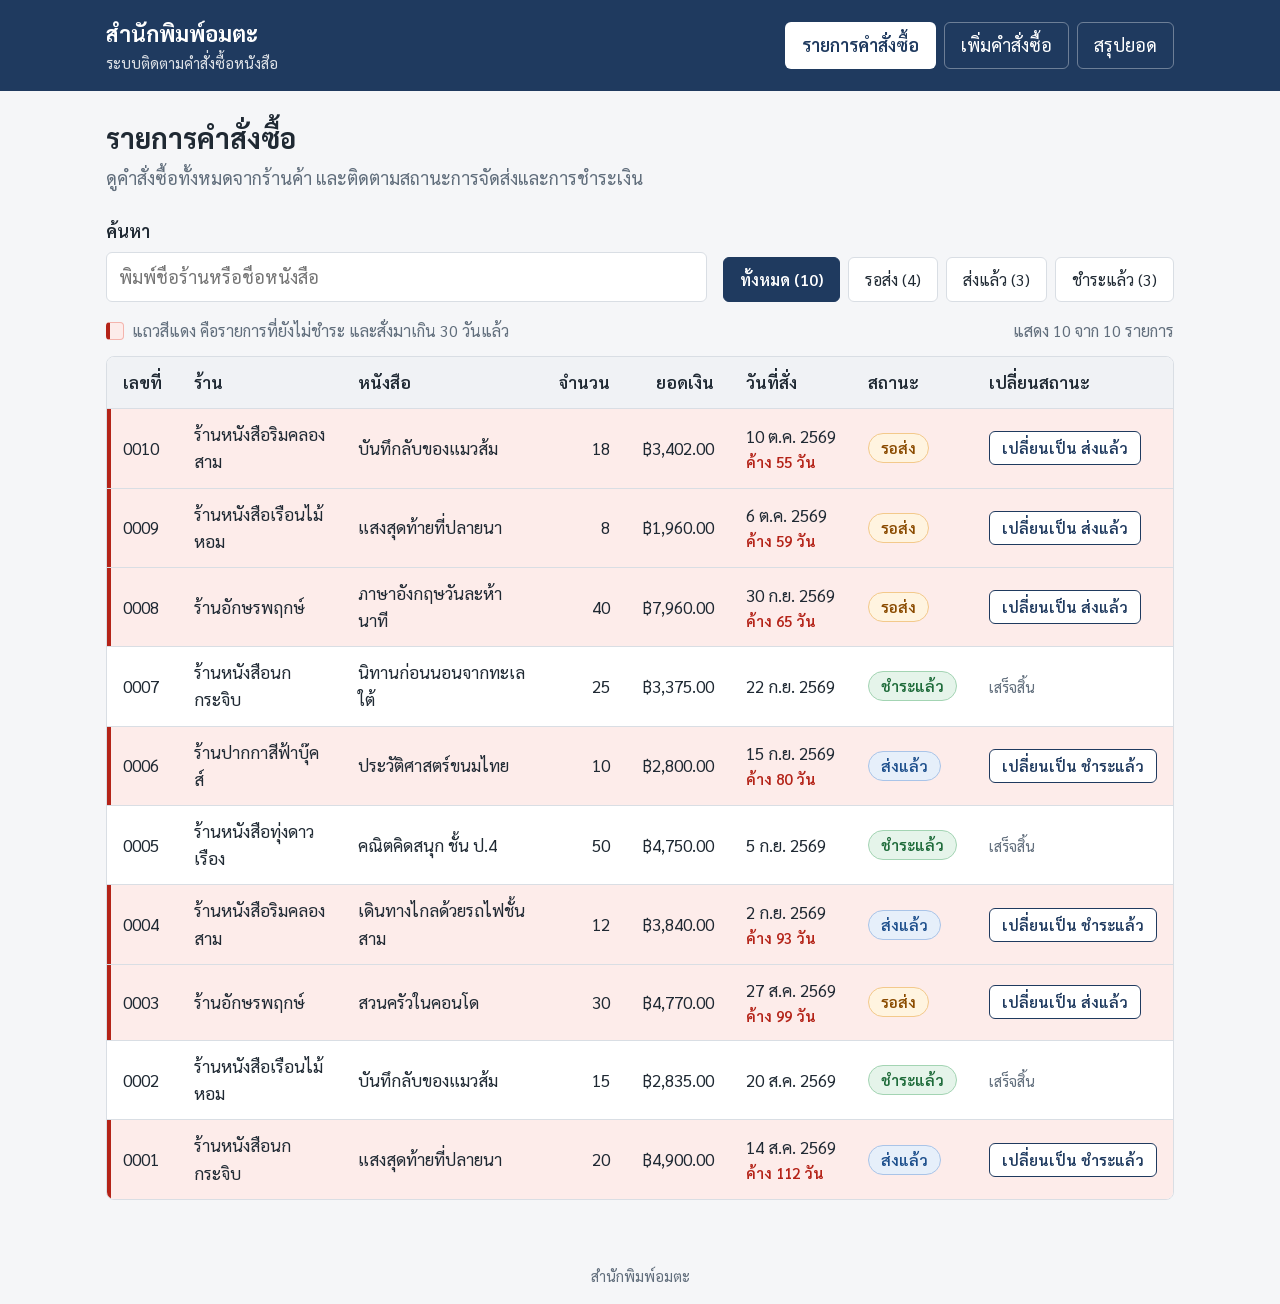
<file: index.html>
<!doctype html>
<html lang="th">
<head>
  <meta charset="utf-8">
  <meta name="viewport" content="width=device-width, initial-scale=1">
  <title>รายการคำสั่งซื้อ | สำนักพิมพ์อมตะ</title>
  <link rel="preconnect" href="https://fonts.googleapis.com">
  <link rel="preconnect" href="https://fonts.gstatic.com" crossorigin>
  <link href="https://fonts.googleapis.com/css2?family=Sarabun:wght@400;600;700&display=swap" rel="stylesheet">
  <link rel="stylesheet" href="style.css">
</head>
<body>
  <header class="site-header">
    <div class="site-header-inner">
      <h1 class="site-title">
        สำนักพิมพ์อมตะ
        <span class="site-subtitle">ระบบติดตามคำสั่งซื้อหนังสือ</span>
      </h1>
      <nav class="site-nav">
        <a href="index.html" class="active">รายการคำสั่งซื้อ</a>
        <a href="add.html">เพิ่มคำสั่งซื้อ</a>
        <a href="summary.html">สรุปยอด</a>
      </nav>
    </div>
  </header>

  <main>
    <h2 class="page-title">รายการคำสั่งซื้อ</h2>
    <p class="page-description">ดูคำสั่งซื้อทั้งหมดจากร้านค้า และติดตามสถานะการจัดส่งและการชำระเงิน</p>
    <div id="saved-alert" class="alert alert-success" hidden></div>
    <div class="toolbar">
      <div class="search-box">
        <label for="search">ค้นหา</label>
        <input type="search" id="search" placeholder="พิมพ์ชื่อร้านหรือชื่อหนังสือ" autocomplete="off">
      </div>
      <div class="filter-group" id="status-filter" role="group" aria-label="กรองตามสถานะ"></div>
    </div>
    <div class="table-meta">
      <p class="legend"><span class="legend-swatch"></span>แถวสีแดง คือรายการที่ยังไม่ชำระ และสั่งมาเกิน 30 วันแล้ว</p>
      <p class="result-count" id="result-count"></p>
    </div>
    <div class="card card-flush">
      <div class="table-wrap">
        <table class="data-table">
          <thead>
            <tr>
              <th>เลขที่</th>
              <th>ร้าน</th>
              <th>หนังสือ</th>
              <th class="num">จำนวน</th>
              <th class="num">ยอดเงิน</th>
              <th>วันที่สั่ง</th>
              <th>สถานะ</th>
              <th>เปลี่ยนสถานะ</th>
            </tr>
          </thead>
          <tbody id="orders-body">
            <tr><td colspan="8" class="empty">กำลังโหลดข้อมูล...</td></tr>
          </tbody>
        </table>
      </div>
    </div>
  </main>

  <footer class="site-footer">สำนักพิมพ์อมตะ</footer>

  <script src="data.js"></script>
  <script>
    function escapeHtml(text) {
      const div = document.createElement('div');
      div.textContent = text;
      return div.innerHTML;
    }

    const body = document.getElementById('orders-body');
    const newId = new URLSearchParams(window.location.search).get('new');

    function showMessage(text) {
      const alert = document.getElementById('saved-alert');
      alert.textContent = text;
      alert.hidden = !text;
    }

    function rowClass(order) {
      if (order.id === newId) return 'row-new';
      if (isOverdue(order)) return 'row-overdue';
      return '';
    }

    function dateCell(order) {
      const date = formatThaiDate(order.orderDate);
      if (!isOverdue(order)) return date;
      return `${date}<span class="overdue-note">ค้าง ${daysSince(order.orderDate)} วัน</span>`;
    }

    function actionCell(order) {
      const next = NEXT_STATUS[order.status];
      if (!next) return '<span class="done-note">เสร็จสิ้น</span>';
      return `<button type="button" class="btn btn-small" data-id="${escapeHtml(order.id)}" data-next="${next}">
        เปลี่ยนเป็น ${STATUS_LABELS[next]}
      </button>`;
    }

    // ตัวกรอง: คำค้นหา และสถานะที่เลือก ('all' = ทั้งหมด)
    const filters = { query: '', status: 'all' };
    const searchInput = document.getElementById('search');
    const statusFilter = document.getElementById('status-filter');

    function matchesFilters(order) {
      const query = filters.query.trim().toLowerCase();
      const matchesQuery = !query ||
        order.shop.toLowerCase().includes(query) ||
        order.book.toLowerCase().includes(query);
      const matchesStatus = filters.status === 'all' || order.status === filters.status;
      return matchesQuery && matchesStatus;
    }

    // ปุ่มกรองสถานะ พร้อมจำนวนรายการในวงเล็บ
    function showStatusFilter(orders) {
      const options = [['all', 'ทั้งหมด'], ...Object.entries(STATUS_LABELS)];
      statusFilter.innerHTML = options.map(([value, label]) => {
        const count = value === 'all' ? orders.length : orders.filter((o) => o.status === value).length;
        const active = filters.status === value;
        return `<button type="button" class="filter-btn${active ? ' active' : ''}"
          data-status="${value}" aria-pressed="${active}">${label} (${count})</button>`;
      }).join('');
    }

    async function showOrders() {
      const allOrders = await getOrders();
      showStatusFilter(allOrders);

      if (allOrders.length === 0) {
        body.innerHTML = '<tr><td colspan="8" class="empty">ยังไม่มีคำสั่งซื้อ</td></tr>';
        document.getElementById('result-count').textContent = '';
        return;
      }

      const orders = allOrders.filter(matchesFilters);
      document.getElementById('result-count').textContent =
        `แสดง ${orders.length} จาก ${allOrders.length} รายการ`;

      if (orders.length === 0) {
        body.innerHTML = '<tr><td colspan="8" class="empty">ไม่พบคำสั่งซื้อที่ตรงกับการค้นหา</td></tr>';
        return;
      }

      body.innerHTML = orders.map((order) => `
        <tr class="${rowClass(order)}">
          <td>${escapeHtml(order.id)}</td>
          <td>${escapeHtml(order.shop)}</td>
          <td>${escapeHtml(order.book)}</td>
          <td class="num">${order.quantity.toLocaleString('th-TH')}</td>
          <td class="num">${formatBaht(orderTotal(order))}</td>
          <td class="nowrap">${dateCell(order)}</td>
          <td><span class="badge badge-${order.status}">${STATUS_LABELS[order.status]}</span></td>
          <td class="nowrap">${actionCell(order)}</td>
        </tr>
      `).join('');
    }

    // กดปุ่มเปลี่ยนสถานะ
    body.addEventListener('click', async (event) => {
      const button = event.target.closest('button[data-id]');
      if (!button) return;
      button.disabled = true;
      try {
        const order = await updateOrderStatus(button.dataset.id, button.dataset.next);
        showMessage(`เปลี่ยนสถานะคำสั่งซื้อเลขที่ ${order.id} เป็น "${STATUS_LABELS[order.status]}" เรียบร้อยแล้ว`);
        await showOrders();
      } catch (e) {
        button.disabled = false;
        showMessage('');
        window.alert('เปลี่ยนสถานะไม่สำเร็จ กรุณาลองใหม่อีกครั้ง');
      }
    });

    searchInput.addEventListener('input', () => {
      filters.query = searchInput.value;
      showOrders();
    });

    statusFilter.addEventListener('click', (event) => {
      const button = event.target.closest('button[data-status]');
      if (!button) return;
      filters.status = button.dataset.status;
      showOrders();
    });

    // ถ้าเพิ่งบันทึกคำสั่งซื้อใหม่ ให้แสดงข้อความและไฮไลต์แถวนั้น
    async function init() {
      await showOrders();
      const orders = await getOrders();
      if (newId && orders.some((o) => o.id === newId)) {
        showMessage('บันทึกคำสั่งซื้อเลขที่ ' + newId + ' เรียบร้อยแล้ว (แถวสีเหลือง)');
      }
    }

    init();
  </script>
</body>
</html>
</file>
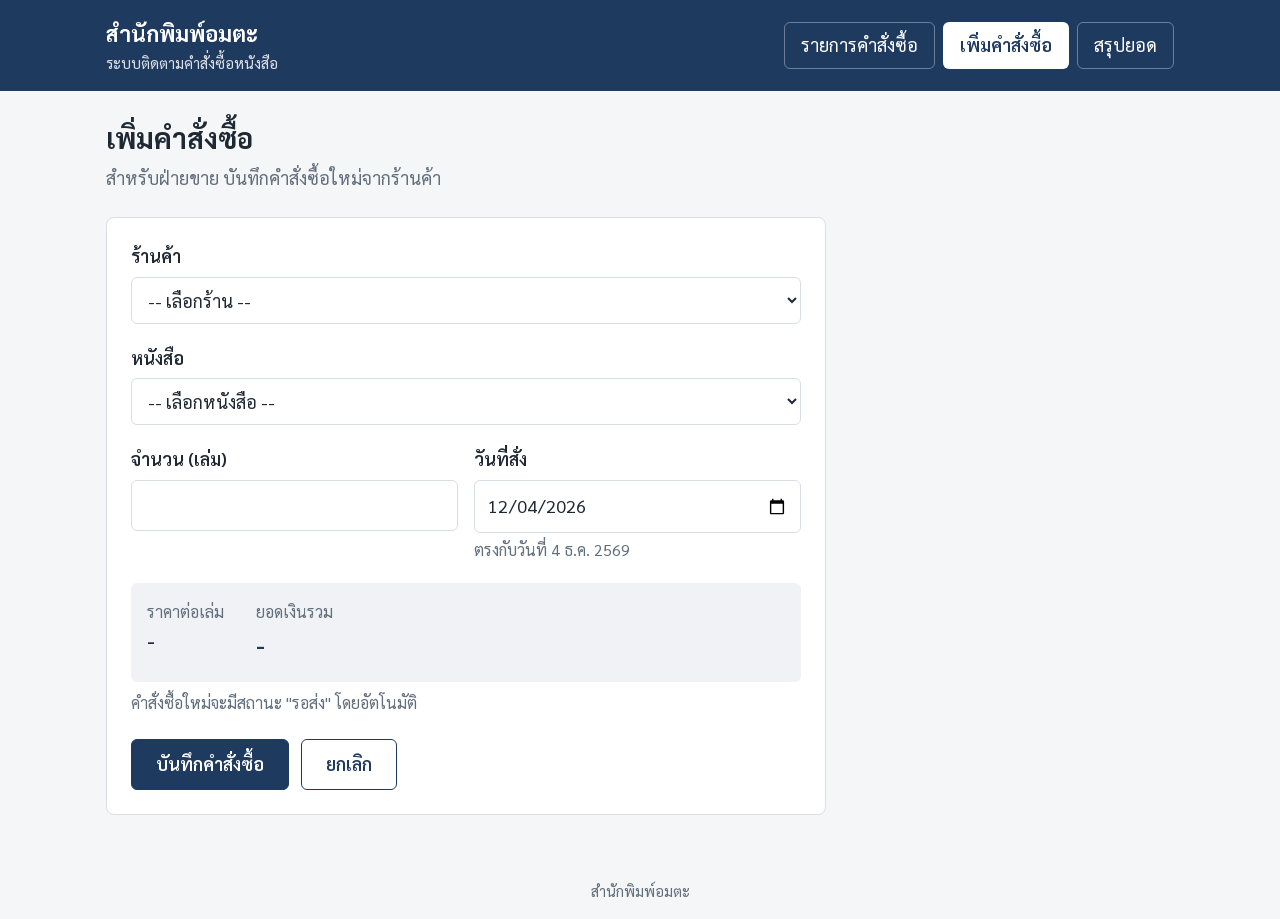
<file: add.html>
<!doctype html>
<html lang="th">
<head>
  <meta charset="utf-8">
  <meta name="viewport" content="width=device-width, initial-scale=1">
  <title>เพิ่มคำสั่งซื้อ | สำนักพิมพ์อมตะ</title>
  <link rel="preconnect" href="https://fonts.googleapis.com">
  <link rel="preconnect" href="https://fonts.gstatic.com" crossorigin>
  <link href="https://fonts.googleapis.com/css2?family=Sarabun:wght@400;600;700&display=swap" rel="stylesheet">
  <link rel="stylesheet" href="style.css">
</head>
<body>
  <header class="site-header">
    <div class="site-header-inner">
      <h1 class="site-title">
        สำนักพิมพ์อมตะ
        <span class="site-subtitle">ระบบติดตามคำสั่งซื้อหนังสือ</span>
      </h1>
      <nav class="site-nav">
        <a href="index.html">รายการคำสั่งซื้อ</a>
        <a href="add.html" class="active">เพิ่มคำสั่งซื้อ</a>
        <a href="summary.html">สรุปยอด</a>
      </nav>
    </div>
  </header>

  <main>
    <h2 class="page-title">เพิ่มคำสั่งซื้อ</h2>
    <p class="page-description">สำหรับฝ่ายขาย บันทึกคำสั่งซื้อใหม่จากร้านค้า</p>
    <form id="order-form" class="card form" novalidate>
      <div id="form-alert" class="alert alert-error" hidden></div>

      <div class="field">
        <label for="shop">ร้านค้า</label>
        <select id="shop" name="shop">
          <option value="">-- เลือกร้าน --</option>
        </select>
        <p class="field-error" id="shop-error"></p>
      </div>

      <div class="field">
        <label for="book">หนังสือ</label>
        <select id="book" name="book">
          <option value="">-- เลือกหนังสือ --</option>
        </select>
        <p class="field-error" id="book-error"></p>
      </div>

      <div class="field-row">
        <div class="field">
          <label for="quantity">จำนวน (เล่ม)</label>
          <input type="number" id="quantity" name="quantity" min="1" step="1" inputmode="numeric">
          <p class="field-error" id="quantity-error"></p>
        </div>

        <div class="field">
          <label for="orderDate">วันที่สั่ง</label>
          <input type="date" id="orderDate" name="orderDate">
          <p class="field-hint" id="orderDate-hint"></p>
          <p class="field-error" id="orderDate-error"></p>
        </div>
      </div>

      <div class="total-box">
        <div>
          <span class="total-label">ราคาต่อเล่ม</span>
          <span class="total-value" id="unit-price">-</span>
        </div>
        <div>
          <span class="total-label">ยอดเงินรวม</span>
          <span class="total-value total-main" id="total">-</span>
        </div>
      </div>

      <p class="field-hint">คำสั่งซื้อใหม่จะมีสถานะ "รอส่ง" โดยอัตโนมัติ</p>

      <div class="form-actions">
        <button type="submit" class="btn btn-primary">บันทึกคำสั่งซื้อ</button>
        <a href="index.html" class="btn btn-secondary">ยกเลิก</a>
      </div>
    </form>
  </main>

  <footer class="site-footer">สำนักพิมพ์อมตะ</footer>

  <script src="data.js"></script>
  <script>
    const form = document.getElementById('order-form');
    const shopInput = document.getElementById('shop');
    const bookInput = document.getElementById('book');
    const quantityInput = document.getElementById('quantity');
    const dateInput = document.getElementById('orderDate');
    let books = [];

    function addOptions(select, items) {
      items.forEach((item) => {
        const option = document.createElement('option');
        option.value = item.value;
        option.textContent = item.label;
        select.appendChild(option);
      });
    }

    function selectedBook() {
      return books.find((b) => b.title === bookInput.value);
    }

    function quantityValue() {
      return Number(quantityInput.value);
    }

    // คิดยอดเงินใหม่ทุกครั้งที่เลือกหนังสือหรือเปลี่ยนจำนวน
    function updateTotal() {
      const book = selectedBook();
      const qty = quantityValue();
      document.getElementById('unit-price').textContent = book ? formatBaht(book.price) : '-';
      document.getElementById('total').textContent =
        book && Number.isInteger(qty) && qty > 0 ? formatBaht(book.price * qty) : '-';
    }

    function updateDateHint() {
      document.getElementById('orderDate-hint').textContent =
        dateInput.value ? 'ตรงกับวันที่ ' + formatThaiDate(dateInput.value) : '';
    }

    function setError(field, message) {
      document.getElementById(field + '-error').textContent = message;
      document.getElementById(field).classList.toggle('invalid', Boolean(message));
    }

    function validate() {
      const errors = {
        shop: shopInput.value ? '' : 'กรุณาเลือกร้านค้า',
        book: bookInput.value ? '' : 'กรุณาเลือกหนังสือ',
        quantity: '',
        orderDate: dateInput.value ? '' : 'กรุณาเลือกวันที่สั่ง',
      };
      const qty = quantityValue();
      if (quantityInput.value.trim() === '') {
        errors.quantity = 'กรุณาใส่จำนวน';
      } else if (!Number.isInteger(qty) || qty < 1) {
        errors.quantity = 'จำนวนต้องเป็นเลขจำนวนเต็มตั้งแต่ 1 ขึ้นไป';
      }
      Object.entries(errors).forEach(([field, message]) => setError(field, message));
      return Object.values(errors).every((message) => !message);
    }

    function showAlert(message) {
      const alert = document.getElementById('form-alert');
      alert.textContent = message;
      alert.hidden = !message;
    }

    form.addEventListener('submit', async (event) => {
      event.preventDefault();
      if (!validate()) {
        showAlert('กรอกข้อมูลไม่ครบ กรุณาตรวจช่องที่มีข้อความสีแดง');
        form.querySelector('.invalid').focus();
        return;
      }
      showAlert('');
      try {
        const order = await addOrder({
          shop: shopInput.value,
          book: bookInput.value,
          quantity: quantityValue(),
          price: selectedBook().price,
          orderDate: dateInput.value,
        });
        window.location.href = 'index.html?new=' + encodeURIComponent(order.id);
      } catch (e) {
        showAlert('บันทึกไม่สำเร็จ กรุณาลองใหม่อีกครั้ง');
      }
    });

    bookInput.addEventListener('change', updateTotal);
    quantityInput.addEventListener('input', updateTotal);
    dateInput.addEventListener('change', updateDateHint);

    // เมื่อแก้ช่องที่เคยเตือนแล้ว ให้ตรวจใหม่ทันที
    ['input', 'change'].forEach((type) => {
      form.addEventListener(type, () => {
        if (form.querySelector('.invalid')) validate();
      });
    });

    async function init() {
      const [shops, bookList] = await Promise.all([getShops(), getBooks()]);
      books = bookList;
      addOptions(shopInput, shops.map((s) => ({ value: s, label: s })));
      addOptions(bookInput, books.map((b) => ({ value: b.title, label: `${b.title} (${formatBaht(b.price)})` })));
      dateInput.value = todayIso();
      updateDateHint();
    }

    init();
  </script>
</body>
</html>
</file>
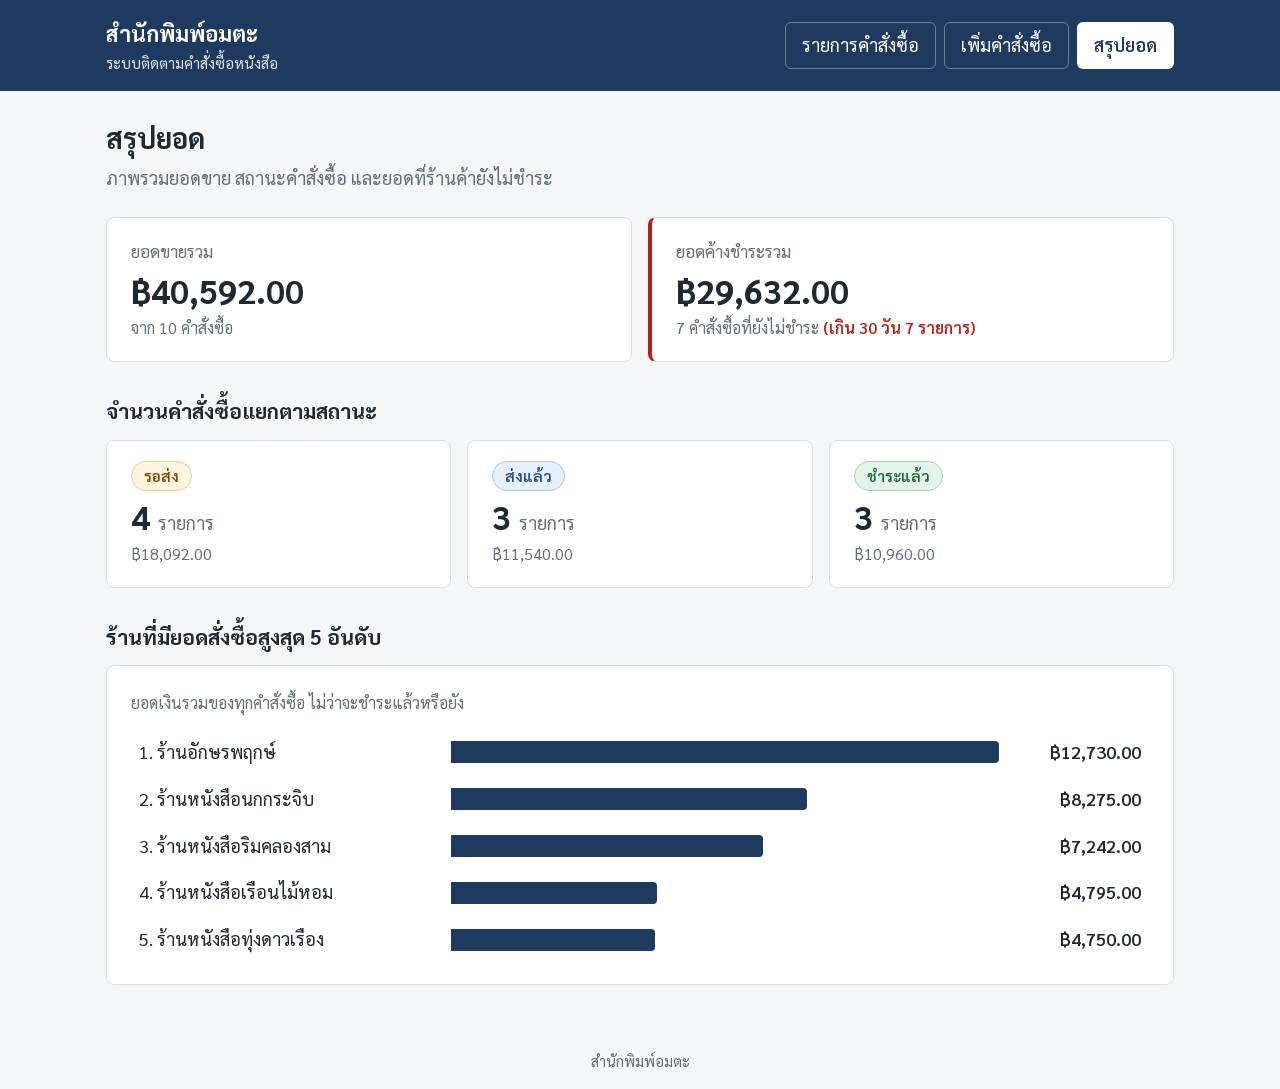
<file: summary.html>
<!doctype html>
<html lang="th">
<head>
  <meta charset="utf-8">
  <meta name="viewport" content="width=device-width, initial-scale=1">
  <title>สรุปยอด | สำนักพิมพ์อมตะ</title>
  <link rel="preconnect" href="https://fonts.googleapis.com">
  <link rel="preconnect" href="https://fonts.gstatic.com" crossorigin>
  <link href="https://fonts.googleapis.com/css2?family=Sarabun:wght@400;600;700&display=swap" rel="stylesheet">
  <link rel="stylesheet" href="style.css">
</head>
<body>
  <header class="site-header">
    <div class="site-header-inner">
      <h1 class="site-title">
        สำนักพิมพ์อมตะ
        <span class="site-subtitle">ระบบติดตามคำสั่งซื้อหนังสือ</span>
      </h1>
      <nav class="site-nav">
        <a href="index.html">รายการคำสั่งซื้อ</a>
        <a href="add.html">เพิ่มคำสั่งซื้อ</a>
        <a href="summary.html" class="active">สรุปยอด</a>
      </nav>
    </div>
  </header>

  <main>
    <h2 class="page-title">สรุปยอด</h2>
    <p class="page-description">ภาพรวมยอดขาย สถานะคำสั่งซื้อ และยอดที่ร้านค้ายังไม่ชำระ</p>

    <div class="stat-grid stat-grid-2">
      <div class="card stat">
        <span class="stat-label">ยอดขายรวม</span>
        <span class="stat-value" id="total-sales">-</span>
        <span class="stat-note" id="total-orders"></span>
      </div>
      <div class="card stat stat-warning">
        <span class="stat-label">ยอดค้างชำระรวม</span>
        <span class="stat-value" id="total-unpaid">-</span>
        <span class="stat-note" id="unpaid-note"></span>
      </div>
    </div>

    <h3 class="section-title">จำนวนคำสั่งซื้อแยกตามสถานะ</h3>
    <div class="stat-grid stat-grid-3" id="status-cards"></div>

    <h3 class="section-title">ร้านที่มียอดสั่งซื้อสูงสุด 5 อันดับ</h3>
    <div class="card">
      <p class="chart-caption">ยอดเงินรวมของทุกคำสั่งซื้อ ไม่ว่าจะชำระแล้วหรือยัง</p>
      <div class="bar-chart" id="top-shops"></div>
    </div>
  </main>

  <div class="chart-tooltip" id="tooltip" hidden></div>

  <footer class="site-footer">สำนักพิมพ์อมตะ</footer>

  <script src="data.js"></script>
  <script>
    function escapeHtml(text) {
      const div = document.createElement('div');
      div.textContent = text;
      return div.innerHTML;
    }

    function sumTotal(orders) {
      return orders.reduce((sum, o) => sum + orderTotal(o), 0);
    }

    function showTotals(orders) {
      const unpaid = orders.filter((o) => o.status !== 'paid');
      const overdue = orders.filter(isOverdue);
      document.getElementById('total-sales').textContent = formatBaht(sumTotal(orders));
      document.getElementById('total-orders').textContent = `จาก ${orders.length} คำสั่งซื้อ`;
      document.getElementById('total-unpaid').textContent = formatBaht(sumTotal(unpaid));
      document.getElementById('unpaid-note').innerHTML =
        `${unpaid.length} คำสั่งซื้อที่ยังไม่ชำระ` +
        (overdue.length ? ` <strong class="text-danger">(เกิน 30 วัน ${overdue.length} รายการ)</strong>` : '');
    }

    function showStatusCards(orders) {
      document.getElementById('status-cards').innerHTML = Object.keys(STATUS_LABELS).map((status) => {
        const list = orders.filter((o) => o.status === status);
        return `
          <div class="card stat">
            <span class="badge badge-${status}">${STATUS_LABELS[status]}</span>
            <span class="stat-value">${list.length} <small>รายการ</small></span>
            <span class="stat-note">${formatBaht(sumTotal(list))}</span>
          </div>`;
      }).join('');
    }

    // กราฟแท่งแนวนอน: ร้านที่ยอดสูงสุด 5 อันดับ
    function showTopShops(orders) {
      const byShop = {};
      orders.forEach((o) => {
        byShop[o.shop] = byShop[o.shop] || { shop: o.shop, total: 0, count: 0, unpaid: 0 };
        byShop[o.shop].total += orderTotal(o);
        byShop[o.shop].count += 1;
        if (o.status !== 'paid') byShop[o.shop].unpaid += orderTotal(o);
      });
      const top = Object.values(byShop).sort((a, b) => b.total - a.total).slice(0, 5);
      const max = top.length ? top[0].total : 0;
      const chart = document.getElementById('top-shops');

      if (top.length === 0) {
        chart.innerHTML = '<p class="chart-caption">ยังไม่มีข้อมูล</p>';
        return;
      }

      chart.innerHTML = top.map((s, i) => `
        <div class="bar-row" tabindex="0"
             data-shop="${escapeHtml(s.shop)}" data-total="${s.total}"
             data-count="${s.count}" data-unpaid="${s.unpaid}">
          <span class="bar-label">${i + 1}. ${escapeHtml(s.shop)}</span>
          <span class="bar-track">
            <span class="bar-fill" style="width: ${(s.total / max) * 100}%"></span>
          </span>
          <span class="bar-value">${formatBaht(s.total)}</span>
        </div>
      `).join('');
    }

    // กล่องรายละเอียดเมื่อเอาเมาส์ชี้ที่แท่ง
    const tooltip = document.getElementById('tooltip');
    const chart = document.getElementById('top-shops');

    function showTooltip(row, x, y) {
      tooltip.innerHTML = `
        <strong>${escapeHtml(row.dataset.shop)}</strong>
        <span>ยอดรวม ${formatBaht(Number(row.dataset.total))}</span>
        <span>${row.dataset.count} คำสั่งซื้อ</span>
        <span>ค้างชำระ ${formatBaht(Number(row.dataset.unpaid))}</span>`;
      tooltip.hidden = false;
      const box = tooltip.getBoundingClientRect();
      const left = Math.min(x + 12, window.innerWidth - box.width - 8);
      tooltip.style.left = Math.max(8, left) + 'px';
      tooltip.style.top = (y + 16) + 'px';
    }

    chart.addEventListener('mousemove', (e) => {
      const row = e.target.closest('.bar-row');
      if (row) showTooltip(row, e.clientX, e.clientY);
      else tooltip.hidden = true;
    });
    chart.addEventListener('mouseleave', () => { tooltip.hidden = true; });
    chart.addEventListener('focusin', (e) => {
      const row = e.target.closest('.bar-row');
      if (!row) return;
      const r = row.getBoundingClientRect();
      showTooltip(row, r.left + r.width / 2, r.bottom - 8);
    });
    chart.addEventListener('focusout', () => { tooltip.hidden = true; });

    async function init() {
      const orders = await getOrders();
      showTotals(orders);
      showStatusCards(orders);
      showTopShops(orders);
    }

    init();
  </script>
</body>
</html>
</file>
<file: style.css>
/* หน้าตาร่วมกันของทุกหน้า */
:root {
  --color-bg: #f5f6f8;
  --color-surface: #ffffff;
  --color-text: #1f2933;
  --color-muted: #616e7c;
  --color-border: #d9dee4;
  --color-primary: #1f3a5f;
  --color-primary-light: #e8eef6;
}

* {
  box-sizing: border-box;
}

body {
  margin: 0;
  font-family: "Sarabun", "Leelawadee UI", "Tahoma", sans-serif;
  font-size: 18px;
  line-height: 1.6;
  color: var(--color-text);
  background: var(--color-bg);
}

/* แถบด้านบน */
.site-header {
  background: var(--color-primary);
  color: #ffffff;
}

.site-header-inner {
  max-width: 1100px;
  margin: 0 auto;
  padding: 16px;
  display: flex;
  flex-wrap: wrap;
  align-items: center;
  justify-content: space-between;
  gap: 12px;
}

.site-title {
  margin: 0;
  font-size: 22px;
  font-weight: 700;
}

.site-subtitle {
  display: block;
  font-size: 15px;
  font-weight: 400;
  opacity: 0.85;
}

/* เมนู */
.site-nav {
  display: flex;
  flex-wrap: wrap;
  gap: 8px;
}

.site-nav a {
  color: #ffffff;
  text-decoration: none;
  padding: 8px 16px;
  border-radius: 6px;
  border: 1px solid rgba(255, 255, 255, 0.35);
}

.site-nav a:hover {
  background: rgba(255, 255, 255, 0.12);
}

.site-nav a.active {
  background: #ffffff;
  color: var(--color-primary);
  font-weight: 600;
}

/* เนื้อหา */
main {
  max-width: 1100px;
  margin: 0 auto;
  padding: 24px 16px 48px;
}

.page-title {
  margin: 0 0 4px;
  font-size: 28px;
}

.page-description {
  margin: 0 0 24px;
  color: var(--color-muted);
}

.card {
  background: var(--color-surface);
  border: 1px solid var(--color-border);
  border-radius: 8px;
  padding: 24px;
}

.notice {
  background: var(--color-primary-light);
  border-left: 4px solid var(--color-primary);
  padding: 16px;
  border-radius: 4px;
  margin: 0;
}

.card-flush {
  padding: 0;
  overflow: hidden;
}

/* ตาราง */
.table-wrap {
  overflow-x: auto;
}

.data-table {
  width: 100%;
  min-width: 1060px;
  border-collapse: collapse;
  font-size: 17px;
}

.data-table th,
.data-table td {
  padding: 12px 16px;
  text-align: left;
  border-bottom: 1px solid var(--color-border);
  vertical-align: middle;
}

.data-table th {
  background: #f0f2f5;
  font-weight: 600;
  white-space: nowrap;
}

.data-table tbody tr:last-child td {
  border-bottom: none;
}

.data-table tbody tr:hover {
  background: #fafbfc;
}

.data-table .num {
  text-align: right;
  white-space: nowrap;
}

.data-table .nowrap {
  white-space: nowrap;
}

.data-table .empty {
  text-align: center;
  color: var(--color-muted);
  padding: 32px 16px;
}

/* ป้ายสถานะ */
.badge {
  display: inline-block;
  padding: 2px 12px;
  border-radius: 999px;
  font-size: 15px;
  font-weight: 600;
  white-space: nowrap;
  border: 1px solid transparent;
}

.badge-pending {
  background: #fff4e0;
  color: #8a4b00;
  border-color: #f3c98b;
}

.badge-shipped {
  background: #e6effa;
  color: #1d4f8c;
  border-color: #a9c4e8;
}

.badge-paid {
  background: #e5f4ea;
  color: #1e6b3a;
  border-color: #a3d4b3;
}

/* แบบฟอร์ม */
.form {
  max-width: 720px;
}

.field {
  margin-bottom: 20px;
  flex: 1;
}

.field-row {
  display: flex;
  gap: 16px;
}

.field label {
  display: block;
  font-weight: 600;
  margin-bottom: 6px;
}

.field select,
.field input {
  width: 100%;
  font: inherit;
  padding: 10px 12px;
  border: 1px solid var(--color-border);
  border-radius: 6px;
  background: #ffffff;
  color: var(--color-text);
}

.field select:focus,
.field input:focus {
  outline: 2px solid var(--color-primary);
  outline-offset: 1px;
}

.field .invalid {
  border-color: #b42318;
  background: #fff8f7;
}

.field-error {
  margin: 4px 0 0;
  color: #b42318;
  font-size: 16px;
  min-height: 0;
}

.field-error:empty {
  display: none;
}

.field-hint {
  margin: 4px 0 0;
  color: var(--color-muted);
  font-size: 16px;
}

.total-box {
  display: flex;
  gap: 32px;
  flex-wrap: wrap;
  background: #f0f2f5;
  border-radius: 6px;
  padding: 16px;
  margin-bottom: 8px;
}

.total-label {
  display: block;
  color: var(--color-muted);
  font-size: 16px;
}

.total-value {
  font-size: 20px;
  font-weight: 600;
}

.total-main {
  font-size: 26px;
  color: var(--color-primary);
}

.form-actions {
  display: flex;
  gap: 12px;
  margin-top: 24px;
}

.btn {
  font: inherit;
  font-weight: 600;
  padding: 10px 24px;
  border-radius: 6px;
  border: 1px solid var(--color-primary);
  cursor: pointer;
  text-decoration: none;
  display: inline-block;
}

.btn-primary {
  background: var(--color-primary);
  color: #ffffff;
}

.btn-primary:hover {
  background: #16304f;
}

.btn-secondary {
  background: #ffffff;
  color: var(--color-primary);
}

.alert {
  padding: 12px 16px;
  border-radius: 6px;
  margin-bottom: 20px;
}

.alert-error {
  background: #fff1f0;
  border: 1px solid #f4b4ad;
  color: #8f1d14;
}

.alert-success {
  background: #e5f4ea;
  border: 1px solid #a3d4b3;
  color: #1e6b3a;
  margin-bottom: 16px;
}

.data-table tbody tr.row-new {
  background: #fff9db;
}

/* รายการค้างชำระเกิน 30 วัน */
.data-table tbody tr.row-overdue,
.data-table tbody tr.row-overdue:hover {
  background: #fdecea;
}

.data-table tbody tr.row-overdue td:first-child {
  box-shadow: inset 4px 0 0 #b42318;
}

.overdue-note {
  display: block;
  color: #b42318;
  font-size: 15px;
  font-weight: 600;
}

.legend {
  display: flex;
  align-items: center;
  gap: 8px;
  margin: 0 0 12px;
  color: var(--color-muted);
  font-size: 16px;
}

.legend-swatch {
  width: 18px;
  height: 18px;
  border-radius: 4px;
  background: #fdecea;
  border: 1px solid #f4b4ad;
  border-left: 4px solid #b42318;
  flex-shrink: 0;
}

.btn-small {
  padding: 4px 12px;
  font-size: 15px;
  background: #ffffff;
  color: var(--color-primary);
}

.btn-small:hover {
  background: var(--color-primary-light);
}

.btn-small:disabled {
  opacity: 0.5;
  cursor: default;
}

.done-note {
  color: var(--color-muted);
  font-size: 15px;
}

/* ค้นหาและกรองในหน้ารายการ */
.toolbar {
  display: flex;
  flex-wrap: wrap;
  align-items: flex-end;
  gap: 16px;
  margin-bottom: 16px;
}

.search-box {
  flex: 1 1 320px;
}

.search-box label {
  display: block;
  font-weight: 600;
  margin-bottom: 6px;
}

.search-box input {
  width: 100%;
  font: inherit;
  padding: 10px 12px;
  border: 1px solid var(--color-border);
  border-radius: 6px;
  background: #ffffff;
  color: var(--color-text);
}

.search-box input:focus {
  outline: 2px solid var(--color-primary);
  outline-offset: 1px;
}

.filter-group {
  display: flex;
  flex-wrap: wrap;
  gap: 8px;
}

.filter-btn {
  font: inherit;
  font-size: 16px;
  padding: 9px 16px;
  border-radius: 6px;
  border: 1px solid var(--color-border);
  background: #ffffff;
  color: var(--color-text);
  cursor: pointer;
}

.filter-btn:hover {
  border-color: var(--color-primary);
}

.filter-btn.active {
  background: var(--color-primary);
  border-color: var(--color-primary);
  color: #ffffff;
  font-weight: 600;
}

.table-meta {
  display: flex;
  flex-wrap: wrap;
  justify-content: space-between;
  align-items: center;
  gap: 8px;
  margin-bottom: 12px;
}

.table-meta .legend {
  margin: 0;
}

.result-count {
  margin: 0;
  color: var(--color-muted);
  font-size: 16px;
}

/* หน้าสรุปยอด */
.section-title {
  margin: 32px 0 12px;
  font-size: 21px;
}

.stat-grid {
  display: grid;
  gap: 16px;
}

.stat-grid-2 {
  grid-template-columns: repeat(2, 1fr);
}

.stat-grid-3 {
  grid-template-columns: repeat(3, 1fr);
}

.stat {
  display: flex;
  flex-direction: column;
  align-items: flex-start;
  gap: 4px;
  padding: 20px 24px;
}

.stat-warning {
  border-left: 4px solid #b42318;
}

.stat-label {
  color: var(--color-muted);
  font-size: 17px;
}

.stat-value {
  font-size: 34px;
  font-weight: 700;
  line-height: 1.25;
  color: var(--color-text);
}

.stat-value small {
  font-size: 18px;
  font-weight: 400;
  color: var(--color-muted);
}

.stat-note {
  color: var(--color-muted);
  font-size: 16px;
}

.text-danger {
  color: #b42318;
  font-weight: 600;
}

.chart-caption {
  margin: 0 0 16px;
  color: var(--color-muted);
  font-size: 16px;
}

.bar-chart {
  display: flex;
  flex-direction: column;
  gap: 6px;
}

.bar-row {
  display: grid;
  grid-template-columns: 300px 1fr 130px;
  align-items: center;
  gap: 12px;
  padding: 6px 8px;
  border-radius: 6px;
  cursor: default;
}

.bar-row:hover,
.bar-row:focus {
  background: #f5f6f8;
  outline: none;
}

.bar-label {
  overflow: hidden;
  text-overflow: ellipsis;
  white-space: nowrap;
}

.bar-track {
  height: 22px;
  display: block;
}

.bar-fill {
  display: block;
  height: 100%;
  min-width: 4px;
  background: var(--color-primary);
  border-radius: 0 4px 4px 0;
}

.bar-value {
  text-align: right;
  font-weight: 600;
  white-space: nowrap;
}

.chart-tooltip {
  position: fixed;
  z-index: 10;
  display: flex;
  flex-direction: column;
  background: #ffffff;
  border: 1px solid var(--color-border);
  border-radius: 6px;
  box-shadow: 0 4px 12px rgba(0, 0, 0, 0.12);
  padding: 10px 14px;
  font-size: 15px;
  pointer-events: none;
}

.chart-tooltip[hidden] {
  display: none;
}

.site-footer {
  text-align: center;
  color: var(--color-muted);
  font-size: 15px;
  padding: 16px;
}

/* มือถือ */
@media (max-width: 600px) {
  body {
    font-size: 17px;
  }

  .site-nav {
    width: 100%;
  }

  .site-nav {
    gap: 6px;
  }

  .site-nav a {
    flex: 1;
    text-align: center;
    padding: 8px 4px;
    font-size: 15px;
    white-space: nowrap;
  }

  .page-title {
    font-size: 24px;
  }

  .field-row {
    flex-direction: column;
    gap: 0;
  }

  .form-actions .btn {
    flex: 1;
    text-align: center;
  }
}

/* แท็บเล็ตและมือถือ: การ์ดเรียงลง กราฟวางชื่อร้านไว้บนแท่ง */
@media (max-width: 760px) {
  .stat-grid-2,
  .stat-grid-3 {
    grid-template-columns: 1fr;
  }

  .stat-value {
    font-size: 28px;
  }

  .bar-row {
    grid-template-columns: 1fr auto;
    row-gap: 4px;
  }

  .bar-label {
    grid-column: 1 / -1;
  }
}
</file>
